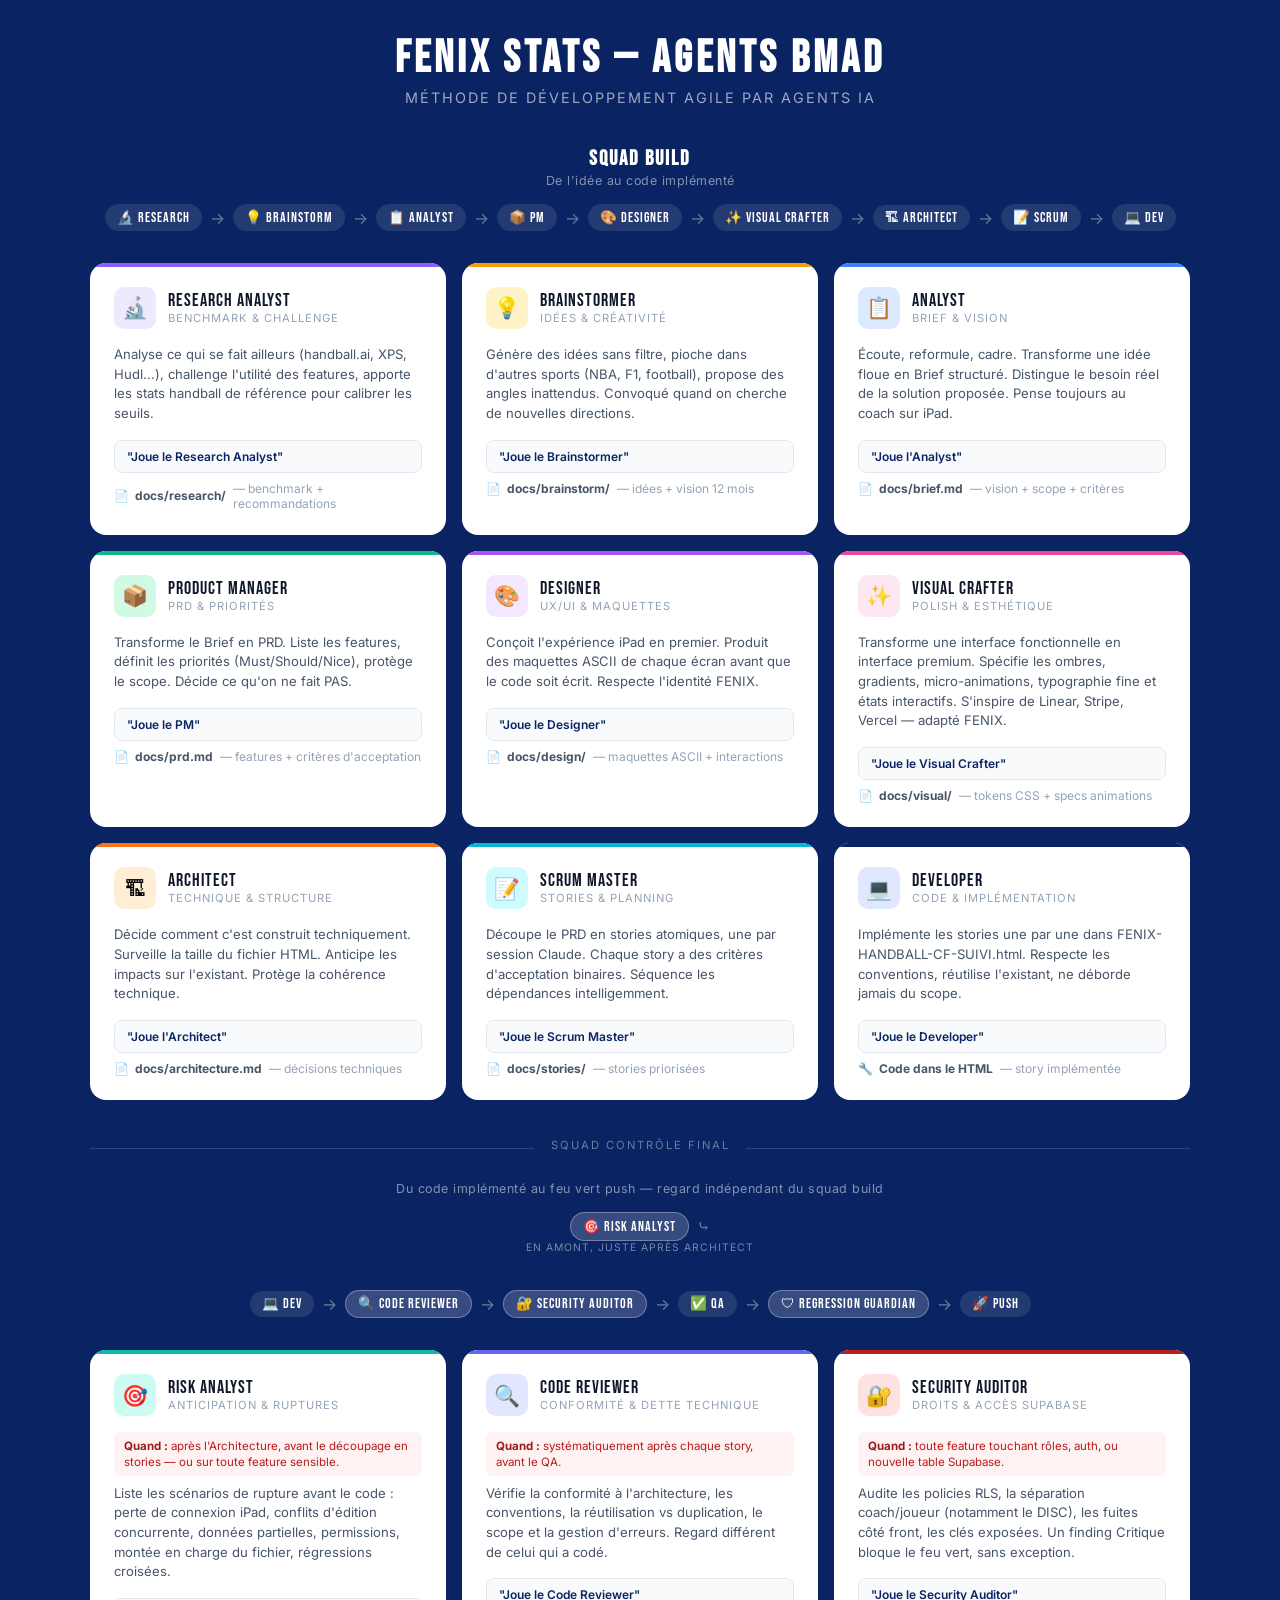
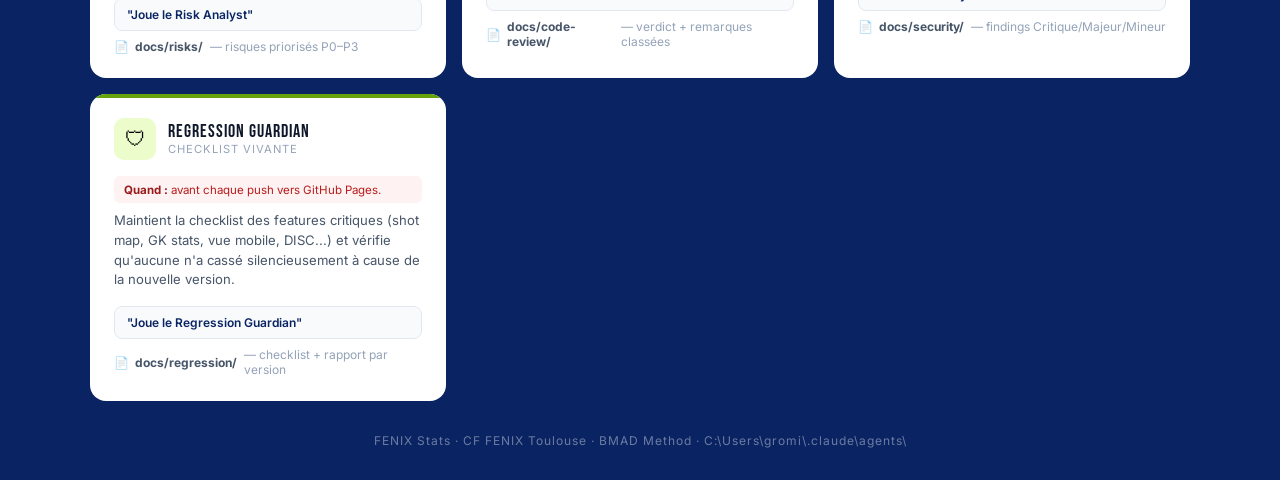
<file: agents-reference.html>
<!DOCTYPE html>
<html lang="fr">
<head>
<meta charset="UTF-8">
<meta name="viewport" content="width=device-width, initial-scale=1.0">
<title>FENIX Stats — Agents BMAD</title>
<link href="https://fonts.googleapis.com/css2?family=Bebas+Neue&family=Inter:wght@300;400;500;600;700&display=swap" rel="stylesheet">
<style>
  * { margin: 0; padding: 0; box-sizing: border-box; }
  body {
    font-family: 'Inter', sans-serif;
    background: #0A2463;
    min-height: 100vh;
    padding: 2rem;
  }
  .header {
    text-align: center;
    margin-bottom: 2.5rem;
  }
  .header h1 {
    font-family: 'Bebas Neue', sans-serif;
    font-size: 2.8rem;
    color: white;
    letter-spacing: 4px;
  }
  .header p {
    color: rgba(255,255,255,0.6);
    font-size: 0.9rem;
    margin-top: 0.25rem;
    letter-spacing: 2px;
    text-transform: uppercase;
  }
  .section-label {
    text-align: center;
    max-width: 1100px;
    margin: 0 auto 1rem auto;
  }
  .section-label h2 {
    font-family: 'Bebas Neue', sans-serif;
    font-size: 1.3rem;
    color: white;
    letter-spacing: 2px;
  }
  .section-label p {
    color: rgba(255,255,255,0.5);
    font-size: 0.78rem;
    margin-top: 0.15rem;
    letter-spacing: 0.5px;
  }
  .flow {
    display: flex;
    align-items: center;
    justify-content: center;
    gap: 0.5rem;
    margin-bottom: 2rem;
    flex-wrap: wrap;
  }
  .flow-step {
    background: rgba(255,255,255,0.1);
    color: white;
    font-family: 'Bebas Neue', sans-serif;
    font-size: 0.85rem;
    padding: 0.3rem 0.75rem;
    border-radius: 20px;
    letter-spacing: 1px;
    white-space: nowrap;
  }
  .flow-step.control {
    background: rgba(255,255,255,0.18);
    border: 1px solid rgba(255,255,255,0.3);
  }
  .flow-arrow {
    color: rgba(255,255,255,0.4);
    font-size: 1rem;
  }
  .flow-branch-label {
    color: rgba(255,255,255,0.45);
    font-size: 0.65rem;
    text-transform: uppercase;
    letter-spacing: 1px;
    width: 100%;
    text-align: center;
    margin-top: -0.5rem;
    margin-bottom: 0.25rem;
  }
  .grid {
    display: grid;
    grid-template-columns: repeat(3, 1fr);
    gap: 1rem;
    max-width: 1100px;
    margin: 0 auto;
  }
  .divider {
    max-width: 1100px;
    margin: 3rem auto 2rem auto;
    border-top: 1px solid rgba(255,255,255,0.15);
    position: relative;
  }
  .divider span {
    position: absolute;
    top: -0.7rem;
    left: 50%;
    transform: translateX(-50%);
    background: #0A2463;
    padding: 0 1rem;
    color: rgba(255,255,255,0.4);
    font-size: 0.7rem;
    letter-spacing: 2px;
    text-transform: uppercase;
  }
  .card {
    background: white;
    border-radius: 16px;
    padding: 1.5rem;
    position: relative;
    overflow: hidden;
  }
  .card::before {
    content: '';
    position: absolute;
    top: 0; left: 0; right: 0;
    height: 4px;
  }
  .card.research::before { background: #8B5CF6; }
  .card.brainstorm::before { background: #F59E0B; }
  .card.analyst::before { background: #3B82F6; }
  .card.pm::before { background: #10B981; }
  .card.designer::before { background: #A855F7; }
  .card.visual::before { background: #EC4899; }
  .card.architect::before { background: #F97316; }
  .card.scrum::before { background: #06B6D4; }
  .card.dev::before { background: #0A2463; }
  .card.qa::before { background: #EF4444; }
  .card.risk::before { background: #14B8A6; }
  .card.review::before { background: #6366F1; }
  .card.security::before { background: #B91C1C; }
  .card.regression::before { background: #65A30D; }

  .card-header {
    display: flex;
    align-items: center;
    gap: 0.75rem;
    margin-bottom: 1rem;
  }
  .card-icon {
    width: 42px; height: 42px;
    border-radius: 10px;
    display: flex; align-items: center; justify-content: center;
    font-size: 1.3rem;
    flex-shrink: 0;
  }
  .card.research .card-icon { background: #EDE9FE; }
  .card.brainstorm .card-icon { background: #FEF3C7; }
  .card.analyst .card-icon { background: #DBEAFE; }
  .card.pm .card-icon { background: #D1FAE5; }
  .card.designer .card-icon { background: #F3E8FF; }
  .card.visual .card-icon { background: #FCE7F3; }
  .card.architect .card-icon { background: #FFEDD5; }
  .card.scrum .card-icon { background: #CFFAFE; }
  .card.dev .card-icon { background: #E0E7FF; }
  .card.qa .card-icon { background: #FEE2E2; }
  .card.risk .card-icon { background: #CCFBF1; }
  .card.review .card-icon { background: #E0E7FF; }
  .card.security .card-icon { background: #FEE2E2; }
  .card.regression .card-icon { background: #ECFCCB; }

  .card-title {
    font-family: 'Bebas Neue', sans-serif;
    font-size: 1.1rem;
    letter-spacing: 1px;
    color: #0F172A;
    line-height: 1.1;
  }
  .card-subtitle {
    font-size: 0.7rem;
    color: #94A3B8;
    text-transform: uppercase;
    letter-spacing: 1px;
    margin-top: 1px;
  }
  .card-desc {
    font-size: 0.82rem;
    color: #475569;
    line-height: 1.5;
    margin-bottom: 1rem;
  }
  .card-command {
    background: #F8FAFC;
    border: 1px solid #E2E8F0;
    border-radius: 8px;
    padding: 0.5rem 0.75rem;
    font-size: 0.75rem;
    color: #64748B;
    margin-bottom: 0.5rem;
  }
  .card-command span {
    color: #0A2463;
    font-weight: 600;
  }
  .card-produces {
    font-size: 0.75rem;
    color: #94A3B8;
    display: flex;
    align-items: center;
    gap: 0.4rem;
  }
  .card-produces strong { color: #475569; }
  .card-trigger {
    font-size: 0.72rem;
    color: #B91C1C;
    background: #FEF2F2;
    border-radius: 6px;
    padding: 0.35rem 0.6rem;
    margin-bottom: 0.5rem;
    line-height: 1.4;
  }
  .card-trigger strong { color: #991B1B; }

  .footer {
    text-align: center;
    margin-top: 2rem;
    color: rgba(255,255,255,0.4);
    font-size: 0.75rem;
    letter-spacing: 1px;
  }

  @media print {
    body { background: white; padding: 1rem; }
    .header h1 { color: #0A2463; }
    .header p { color: #64748B; }
    .section-label h2 { color: #0A2463; }
    .section-label p { color: #64748B; }
    .flow-step { background: #E2E8F0; color: #0A2463; }
    .flow-step.control { background: #CBD5E1; border-color: #94A3B8; }
    .flow-arrow { color: #94A3B8; }
    .footer { color: #94A3B8; }
    .divider span { background: white; }
  }
</style>
</head>
<body>

<div class="header">
  <h1>FENIX Stats — Agents BMAD</h1>
  <p>Méthode de développement agile par agents IA</p>
</div>

<div class="section-label">
  <h2>Squad Build</h2>
  <p>De l'idée au code implémenté</p>
</div>

<div class="flow">
  <div class="flow-step">🔬 Research</div>
  <div class="flow-arrow">→</div>
  <div class="flow-step">💡 Brainstorm</div>
  <div class="flow-arrow">→</div>
  <div class="flow-step">📋 Analyst</div>
  <div class="flow-arrow">→</div>
  <div class="flow-step">📦 PM</div>
  <div class="flow-arrow">→</div>
  <div class="flow-step">🎨 Designer</div>
  <div class="flow-arrow">→</div>
  <div class="flow-step">✨ Visual Crafter</div>
  <div class="flow-arrow">→</div>
  <div class="flow-step">🏗 Architect</div>
  <div class="flow-arrow">→</div>
  <div class="flow-step">📝 Scrum</div>
  <div class="flow-arrow">→</div>
  <div class="flow-step">💻 Dev</div>
</div>

<div class="grid">

  <div class="card research">
    <div class="card-header">
      <div class="card-icon">🔬</div>
      <div>
        <div class="card-title">Research Analyst</div>
        <div class="card-subtitle">Benchmark & Challenge</div>
      </div>
    </div>
    <div class="card-desc">Analyse ce qui se fait ailleurs (handball.ai, XPS, Hudl...), challenge l'utilité des features, apporte les stats handball de référence pour calibrer les seuils.</div>
    <div class="card-command"><span>"Joue le Research Analyst"</span></div>
    <div class="card-produces">📄 <strong>docs/research/</strong> — benchmark + recommandations</div>
  </div>

  <div class="card brainstorm">
    <div class="card-header">
      <div class="card-icon">💡</div>
      <div>
        <div class="card-title">Brainstormer</div>
        <div class="card-subtitle">Idées & Créativité</div>
      </div>
    </div>
    <div class="card-desc">Génère des idées sans filtre, pioche dans d'autres sports (NBA, F1, football), propose des angles inattendus. Convoqué quand on cherche de nouvelles directions.</div>
    <div class="card-command"><span>"Joue le Brainstormer"</span></div>
    <div class="card-produces">📄 <strong>docs/brainstorm/</strong> — idées + vision 12 mois</div>
  </div>

  <div class="card analyst">
    <div class="card-header">
      <div class="card-icon">📋</div>
      <div>
        <div class="card-title">Analyst</div>
        <div class="card-subtitle">Brief & Vision</div>
      </div>
    </div>
    <div class="card-desc">Écoute, reformule, cadre. Transforme une idée floue en Brief structuré. Distingue le besoin réel de la solution proposée. Pense toujours au coach sur iPad.</div>
    <div class="card-command"><span>"Joue l'Analyst"</span></div>
    <div class="card-produces">📄 <strong>docs/brief.md</strong> — vision + scope + critères</div>
  </div>

  <div class="card pm">
    <div class="card-header">
      <div class="card-icon">📦</div>
      <div>
        <div class="card-title">Product Manager</div>
        <div class="card-subtitle">PRD & Priorités</div>
      </div>
    </div>
    <div class="card-desc">Transforme le Brief en PRD. Liste les features, définit les priorités (Must/Should/Nice), protège le scope. Décide ce qu'on ne fait PAS.</div>
    <div class="card-command"><span>"Joue le PM"</span></div>
    <div class="card-produces">📄 <strong>docs/prd.md</strong> — features + critères d'acceptation</div>
  </div>

  <div class="card designer">
    <div class="card-header">
      <div class="card-icon">🎨</div>
      <div>
        <div class="card-title">Designer</div>
        <div class="card-subtitle">UX/UI & Maquettes</div>
      </div>
    </div>
    <div class="card-desc">Conçoit l'expérience iPad en premier. Produit des maquettes ASCII de chaque écran avant que le code soit écrit. Respecte l'identité FENIX.</div>
    <div class="card-command"><span>"Joue le Designer"</span></div>
    <div class="card-produces">📄 <strong>docs/design/</strong> — maquettes ASCII + interactions</div>
  </div>

  <div class="card visual">
    <div class="card-header">
      <div class="card-icon">✨</div>
      <div>
        <div class="card-title">Visual Crafter</div>
        <div class="card-subtitle">Polish & Esthétique</div>
      </div>
    </div>
    <div class="card-desc">Transforme une interface fonctionnelle en interface premium. Spécifie les ombres, gradients, micro-animations, typographie fine et états interactifs. S'inspire de Linear, Stripe, Vercel — adapté FENIX.</div>
    <div class="card-command"><span>"Joue le Visual Crafter"</span></div>
    <div class="card-produces">📄 <strong>docs/visual/</strong> — tokens CSS + specs animations</div>
  </div>

  <div class="card architect">
    <div class="card-header">
      <div class="card-icon">🏗</div>
      <div>
        <div class="card-title">Architect</div>
        <div class="card-subtitle">Technique & Structure</div>
      </div>
    </div>
    <div class="card-desc">Décide comment c'est construit techniquement. Surveille la taille du fichier HTML. Anticipe les impacts sur l'existant. Protège la cohérence technique.</div>
    <div class="card-command"><span>"Joue l'Architect"</span></div>
    <div class="card-produces">📄 <strong>docs/architecture.md</strong> — décisions techniques</div>
  </div>

  <div class="card scrum">
    <div class="card-header">
      <div class="card-icon">📝</div>
      <div>
        <div class="card-title">Scrum Master</div>
        <div class="card-subtitle">Stories & Planning</div>
      </div>
    </div>
    <div class="card-desc">Découpe le PRD en stories atomiques, une par session Claude. Chaque story a des critères d'acceptation binaires. Séquence les dépendances intelligemment.</div>
    <div class="card-command"><span>"Joue le Scrum Master"</span></div>
    <div class="card-produces">📄 <strong>docs/stories/</strong> — stories priorisées</div>
  </div>

  <div class="card dev">
    <div class="card-header">
      <div class="card-icon">💻</div>
      <div>
        <div class="card-title">Developer</div>
        <div class="card-subtitle">Code & Implémentation</div>
      </div>
    </div>
    <div class="card-desc">Implémente les stories une par une dans FENIX-HANDBALL-CF-SUIVI.html. Respecte les conventions, réutilise l'existant, ne déborde jamais du scope.</div>
    <div class="card-command"><span>"Joue le Developer"</span></div>
    <div class="card-produces">🔧 <strong>Code dans le HTML</strong> — story implémentée</div>
  </div>

</div>

<div class="divider"><span>Squad Contrôle Final</span></div>

<div class="section-label">
  <p>Du code implémenté au feu vert push — regard indépendant du squad build</p>
</div>

<div class="flow">
  <div class="flow-step control">🎯 Risk Analyst</div>
  <div class="flow-arrow">⤷</div>
  <span class="flow-branch-label">en amont, juste après Architect</span>
</div>

<div class="flow">
  <div class="flow-step">💻 Dev</div>
  <div class="flow-arrow">→</div>
  <div class="flow-step control">🔍 Code Reviewer</div>
  <div class="flow-arrow">→</div>
  <div class="flow-step control">🔐 Security Auditor</div>
  <div class="flow-arrow">→</div>
  <div class="flow-step">✅ QA</div>
  <div class="flow-arrow">→</div>
  <div class="flow-step control">🛡 Regression Guardian</div>
  <div class="flow-arrow">→</div>
  <div class="flow-step">🚀 Push</div>
</div>

<div class="grid">

  <div class="card risk">
    <div class="card-header">
      <div class="card-icon">🎯</div>
      <div>
        <div class="card-title">Risk Analyst</div>
        <div class="card-subtitle">Anticipation & Ruptures</div>
      </div>
    </div>
    <div class="card-trigger"><strong>Quand :</strong> après l'Architecture, avant le découpage en stories — ou sur toute feature sensible.</div>
    <div class="card-desc">Liste les scénarios de rupture avant le code : perte de connexion iPad, conflits d'édition concurrente, données partielles, permissions, montée en charge du fichier, régressions croisées.</div>
    <div class="card-command"><span>"Joue le Risk Analyst"</span></div>
    <div class="card-produces">📄 <strong>docs/risks/</strong> — risques priorisés P0–P3</div>
  </div>

  <div class="card review">
    <div class="card-header">
      <div class="card-icon">🔍</div>
      <div>
        <div class="card-title">Code Reviewer</div>
        <div class="card-subtitle">Conformité & Dette technique</div>
      </div>
    </div>
    <div class="card-trigger"><strong>Quand :</strong> systématiquement après chaque story, avant le QA.</div>
    <div class="card-desc">Vérifie la conformité à l'architecture, les conventions, la réutilisation vs duplication, le scope et la gestion d'erreurs. Regard différent de celui qui a codé.</div>
    <div class="card-command"><span>"Joue le Code Reviewer"</span></div>
    <div class="card-produces">📄 <strong>docs/code-review/</strong> — verdict + remarques classées</div>
  </div>

  <div class="card security">
    <div class="card-header">
      <div class="card-icon">🔐</div>
      <div>
        <div class="card-title">Security Auditor</div>
        <div class="card-subtitle">Droits & Accès Supabase</div>
      </div>
    </div>
    <div class="card-trigger"><strong>Quand :</strong> toute feature touchant rôles, auth, ou nouvelle table Supabase.</div>
    <div class="card-desc">Audite les policies RLS, la séparation coach/joueur (notamment le DISC), les fuites côté front, les clés exposées. Un finding Critique bloque le feu vert, sans exception.</div>
    <div class="card-command"><span>"Joue le Security Auditor"</span></div>
    <div class="card-produces">📄 <strong>docs/security/</strong> — findings Critique/Majeur/Mineur</div>
  </div>

  <div class="card regression">
    <div class="card-header">
      <div class="card-icon">🛡</div>
      <div>
        <div class="card-title">Regression Guardian</div>
        <div class="card-subtitle">Checklist vivante</div>
      </div>
    </div>
    <div class="card-trigger"><strong>Quand :</strong> avant chaque push vers GitHub Pages.</div>
    <div class="card-desc">Maintient la checklist des features critiques (shot map, GK stats, vue mobile, DISC...) et vérifie qu'aucune n'a cassé silencieusement à cause de la nouvelle version.</div>
    <div class="card-command"><span>"Joue le Regression Guardian"</span></div>
    <div class="card-produces">📄 <strong>docs/regression/</strong> — checklist + rapport par version</div>
  </div>

</div>

<div class="footer">
  FENIX Stats · CF FENIX Toulouse · BMAD Method · C:\Users\gromi\.claude\agents\
</div>

</body>
</html>
</file>
